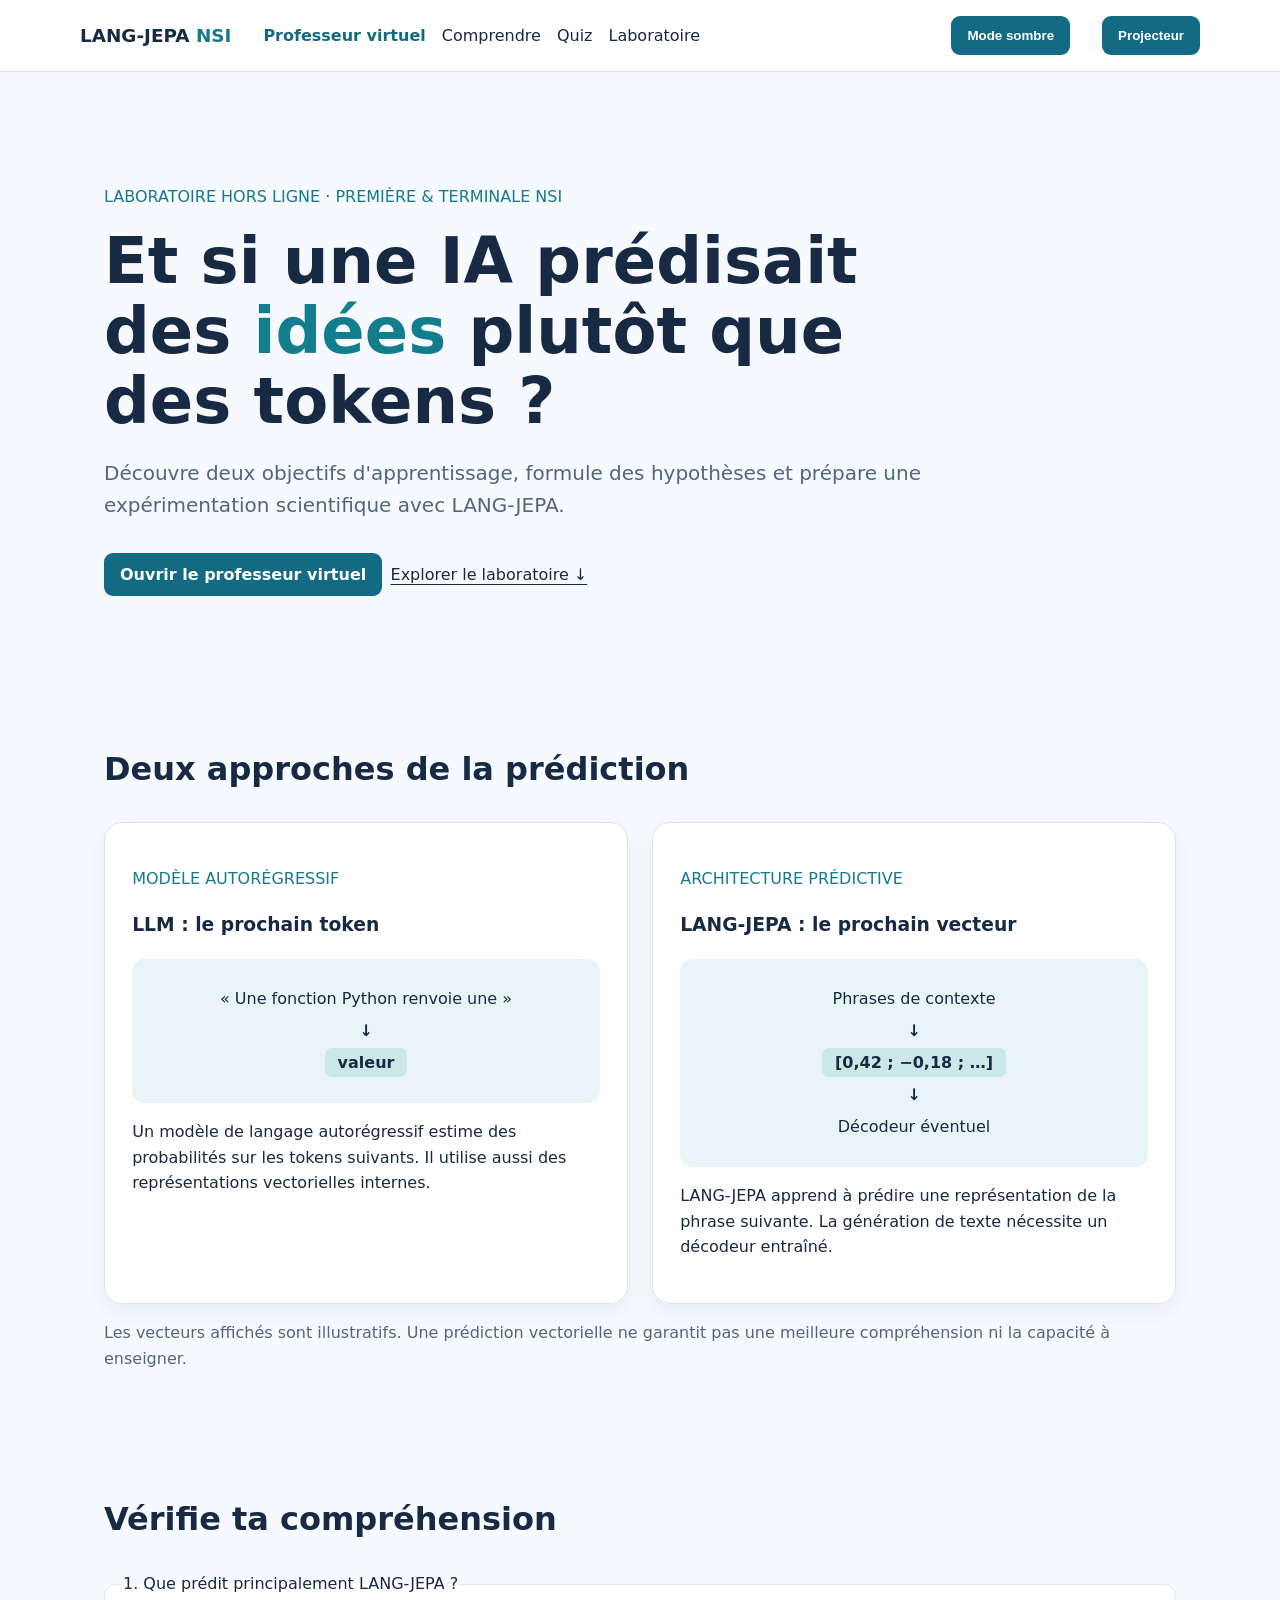
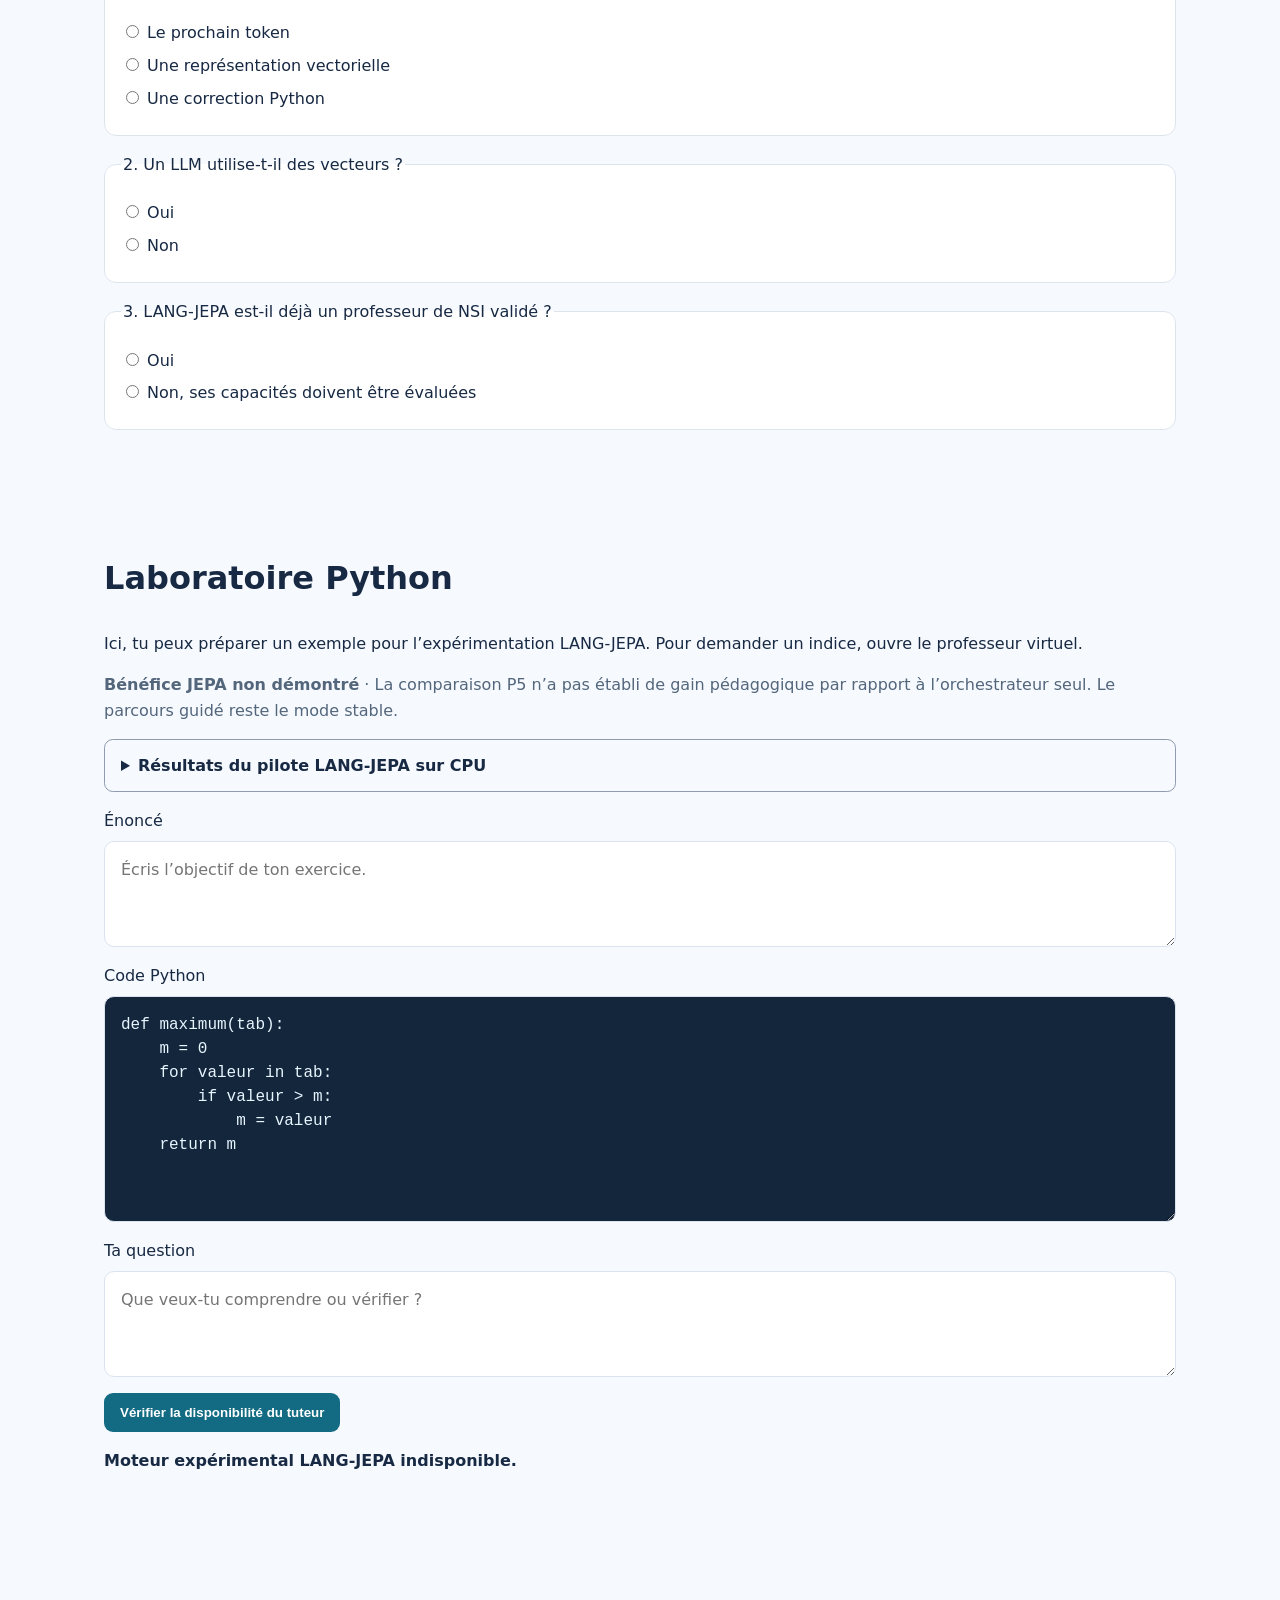
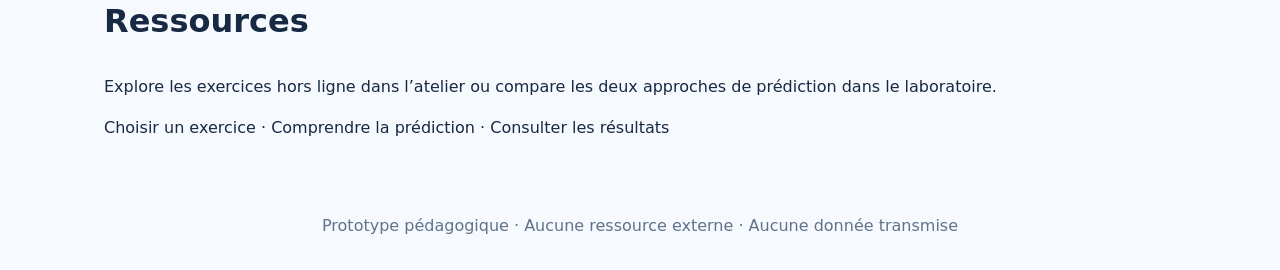
<file: app/index.html>
<!doctype html>
<html lang="fr">
<head><meta charset="utf-8"><meta name="viewport" content="width=device-width,initial-scale=1"><meta http-equiv="Content-Security-Policy" content="default-src 'self'; connect-src 'none'; form-action 'none'; base-uri 'none'"><title>LANG-JEPA NSI — Découvrir</title><link rel="stylesheet" href="style.css"></head>
<body>
<header><strong>LANG-JEPA <span>NSI</span></strong><nav><a class="atelier-link" href="/atelier">Professeur virtuel</a><a href="#comprendre">Comprendre</a><a href="#quiz">Quiz</a><a href="#laboratoire">Laboratoire</a></nav><button id="theme">Mode sombre</button><button id="projector" aria-pressed="false">Projecteur</button></header>
<main>
<section class="hero"><p class="eyebrow">LABORATOIRE HORS LIGNE · PREMIÈRE & TERMINALE NSI</p><h1>Et si une IA prédisait des <em>idées</em> plutôt que des tokens ?</h1><p>Découvre deux objectifs d'apprentissage, formule des hypothèses et prépare une expérimentation scientifique avec LANG-JEPA.</p><a class="cta" href="/atelier">Ouvrir le professeur virtuel</a> <a class="science-link" href="#comprendre">Explorer le laboratoire ↓</a></section>
<section id="comprendre"><h2>Deux approches de la prédiction</h2><div class="columns">
<article><p class="eyebrow">MODÈLE AUTORÉGRESSIF</p><h3>LLM : le prochain token</h3><div class="diagram">« Une fonction Python renvoie une »<br><b>↓</b><br><strong>valeur</strong></div><p>Un modèle de langage autorégressif estime des probabilités sur les tokens suivants. Il utilise aussi des représentations vectorielles internes.</p></article>
<article><p class="eyebrow">ARCHITECTURE PRÉDICTIVE</p><h3>LANG-JEPA : le prochain vecteur</h3><div class="diagram">Phrases de contexte<br><b>↓</b><br><strong>[0,42 ; −0,18 ; …]</strong><br><b>↓</b><br>Décodeur éventuel</div><p>LANG-JEPA apprend à prédire une représentation de la phrase suivante. La génération de texte nécessite un décodeur entraîné.</p></article>
</div><p class="note">Les vecteurs affichés sont illustratifs. Une prédiction vectorielle ne garantit pas une meilleure compréhension ni la capacité à enseigner.</p></section>
<section id="quiz"><h2>Vérifie ta compréhension</h2><div id="questions"></div><p id="score" role="status"></p></section>
<section id="laboratoire">
<h2>Laboratoire Python</h2>
<p>Ici, tu peux préparer un exemple pour l’expérimentation LANG-JEPA. Pour demander un indice, ouvre le professeur virtuel.</p>
<p id="resultats" class="note"><strong>Bénéfice JEPA non démontré</strong> · La comparaison P5 n’a pas établi de gain pédagogique par rapport à l’orchestrateur seul. Le parcours guidé reste le mode stable.</p>
<details class="jepa-results">
<summary>Résultats du pilote LANG-JEPA sur CPU</summary>
<p>Deux entraînements courts ont été réalisés sur des textes NSI synthétiques. Sur les huit descriptions d’erreurs du test, le premier indice appartenait à la bonne famille dans 4 cas puis dans 2 cas selon la graine. La référence lexicale en retrouvait 4.</p>
<p><strong>Sortie JEPA enregistrée</strong> · Le décodeur du pilote a produit <code> de de.</code> à partir d’un concept prédit. L’atelier guidé choisit des indices rédigés.</p>
</details>
<form id="tutor-request">
<label for="statement">Énoncé</label>
<textarea id="statement" rows="3" placeholder="Écris l’objectif de ton exercice."></textarea>
<label for="code">Code Python</label>
<textarea id="code" rows="8" spellcheck="false">def maximum(tab):
    m = 0
    for valeur in tab:
        if valeur > m:
            m = valeur
    return m</textarea>
<label for="question">Ta question</label>
<textarea id="question" rows="3" placeholder="Que veux-tu comprendre ou vérifier ?"></textarea>
<button id="diagnostic" type="button">Vérifier la disponibilité du tuteur</button>
<p id="status" role="status">Moteur expérimental LANG-JEPA indisponible.</p>
</form>
</section>
<section id="ressources"><h2>Ressources</h2><p>Explore les exercices hors ligne dans l’atelier ou compare les deux approches de prédiction dans le laboratoire.</p><a href="/atelier#exercise-panel">Choisir un exercice</a> · <a href="#comprendre">Comprendre la prédiction</a> · <a href="#resultats">Consulter les résultats</a></section>
</main><footer>Prototype pédagogique · Aucune ressource externe · Aucune donnée transmise</footer><script src="app.js"></script></body></html>
</file>
<file: app/style.css>
:root{font-family:system-ui,Segoe UI,sans-serif;color:#172943;background:#f6f9fd;line-height:1.6}*{box-sizing:border-box}body{margin:0}header{display:flex;align-items:center;gap:2rem;padding:1rem max(1.5rem,calc((100vw - 1120px)/2));background:#fff;border-bottom:1px solid #dce4f0}header strong{font-size:1.15rem}header span,.eyebrow{color:#167a8d}nav{display:flex;gap:1rem;flex:1}a{color:inherit;text-decoration:none}button,.cta{background:#126b83;color:white;border:0;border-radius:9px;padding:.75rem 1rem;cursor:pointer;font-weight:650}main{max-width:1120px;margin:auto;padding:0 1.5rem}.hero{padding:6rem 0 5rem;max-width:820px}h1{font-size:clamp(2.5rem,5vw,4.6rem);line-height:1.1;margin:1rem 0}h1 em{color:#127d8c;font-style:normal}.hero>p:not(.eyebrow){font-size:1.25rem;color:#52667c;margin-bottom:2rem}section:not(.hero){padding:2.5rem 0}h2{font-size:2rem}.columns{display:grid;grid-template-columns:1fr 1fr;gap:1.5rem}article{background:white;border:1px solid #dbe4ee;border-radius:18px;padding:1.7rem;box-shadow:0 8px 25px #173c6210}.diagram{text-align:center;background:#e9f4f6;padding:1.5rem;border-radius:12px;line-height:2}.diagram strong{background:#c9e8e7;padding:.3rem .8rem;border-radius:7px}.note{color:#53667c}#questions>fieldset{border:1px solid #dce4ee;border-radius:12px;margin:1rem 0;padding:1rem;background:white}label{display:block;margin:.45rem 0}textarea{width:100%;min-height:200px;background:#14263c;color:#e7f5ff;padding:1rem;border-radius:10px;font:1rem/1.5 Consolas,monospace}#status{font-weight:650}footer{text-align:center;padding:2rem;color:#60738b}body.dark{background:#101a29;color:#e6f2ff}body.dark header,body.dark article,body.dark fieldset{background:#1c2b40;color:#e6f2ff;border-color:#354960}body.dark .diagram{background:#293d52;color:#fff}body.dark .note,body.dark .hero>p:not(.eyebrow){color:#bdcde0}@media(max-width:700px){.columns{grid-template-columns:1fr}header{flex-wrap:wrap;gap:.5rem}nav{order:3;width:100%;justify-content:space-between}.hero{padding:3rem 0}}

#tutor-request textarea {
  display: block;
  min-height: 0;
  border: 1px solid #dbe4ee;
  margin-bottom: 1rem;
  resize: vertical;
}

#tutor-request textarea:not(#code) {
  background: white;
  color: #172943;
  font-family: inherit;
}

body.dark #tutor-request textarea:not(#code) {
  background: #1c2b40;
  color: #e6f2ff;
  border-color: #354960;
}

body.dark #tutor-request textarea::placeholder {
  color: #bdcde0;
}

.atelier-link { color: #126b83; font-weight: 750; }
body.dark .atelier-link { color: #a5eaf4; }
.science-link { display: inline-block; margin: .6rem .2rem; text-underline-offset: .25rem; text-decoration: underline; }
body.dark:not(.projector) #questions > fieldset { background: #1c2b40; border-color: #354960; }
body.dark:not(.projector) .diagram strong { background: #33566d; color: white; }
body.dark:not(.projector) footer { color: #bdcde0; }
#projector[aria-pressed="true"] { background: #182b47; }
body.projector { background: white; color: #101b2f; font-size: clamp(1.13rem, 1.35vw, 1.35rem); }
body.projector header, body.projector article, body.projector fieldset { background: white; color: #101b2f; }
body.projector .hero>p:not(.eyebrow), body.projector .note { color: #253754; }
body.projector .diagram { background: #e5f3f8; color: #101b2f; }

.jepa-results { margin: 1rem 0; padding: .8rem 1rem; border: 1px solid #8f9bae; border-radius: .55rem; }
.jepa-results summary { font-weight: 700; cursor: pointer; }
.jepa-results p { margin: .55rem 0; }
</file>
